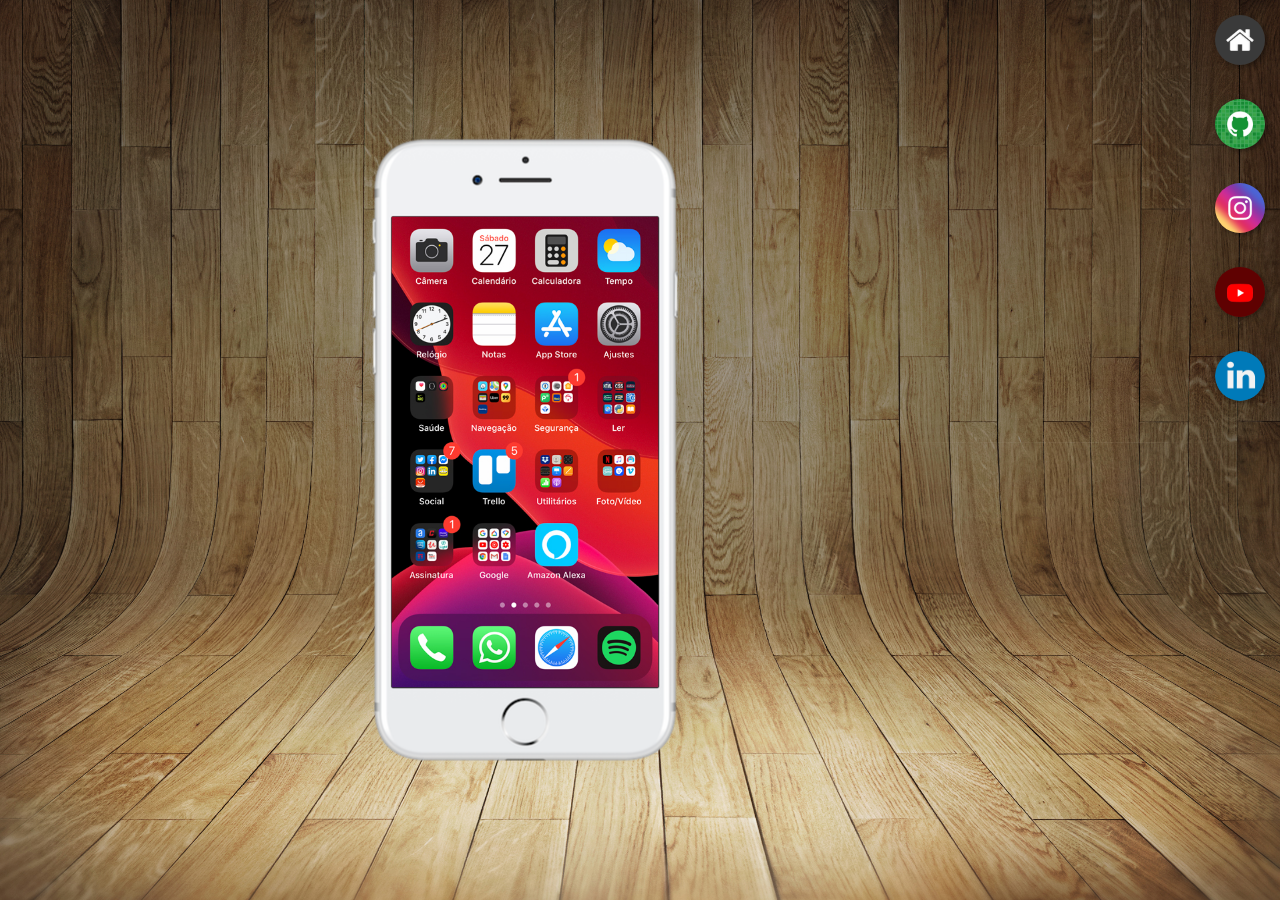
<file: index.html>
<!DOCTYPE html>
<html lang="pt-br">
<head>
    <meta charset="UTF-8">
    <meta name="viewport" content="width=device-width, initial-scale=1.0">
    <title>Projeto Redes Socias</title>
    <link rel="shortcut icon" href="favicon/L.ico.ico" type="image/x-icon">
    <link rel="stylesheet" href="estilo/stlye.css">
</head>
<body>
    <main>
        <section id="telefone">
            <iframe src="home.html" name="tela" id="tela" frameborder="0">

            </iframe>
        </section>
        <section id="redes-socias">
            <a href="home.html" target="tela"><img src="imagens/logo-home.jpg" alt=""></a><br>
            <a href="github.html" target="tela"><img src="imagens/logo-github.jpg" alt="github"></a><br>
            <a href="instagram.html" target="tela"><img src="imagens/logo-instagram.jpg" alt="instagram"></a><br>
            <a href="youtube.html" target="tela"><img src="imagens/logo-youtube.jpg" alt="youtube"></a><br>
            <a href="linkedin.html" target="tela"><img src="imagens/linkedin.png" alt="linkedin"></a>
        </section>
    </main>
</body>
</html>
</file>
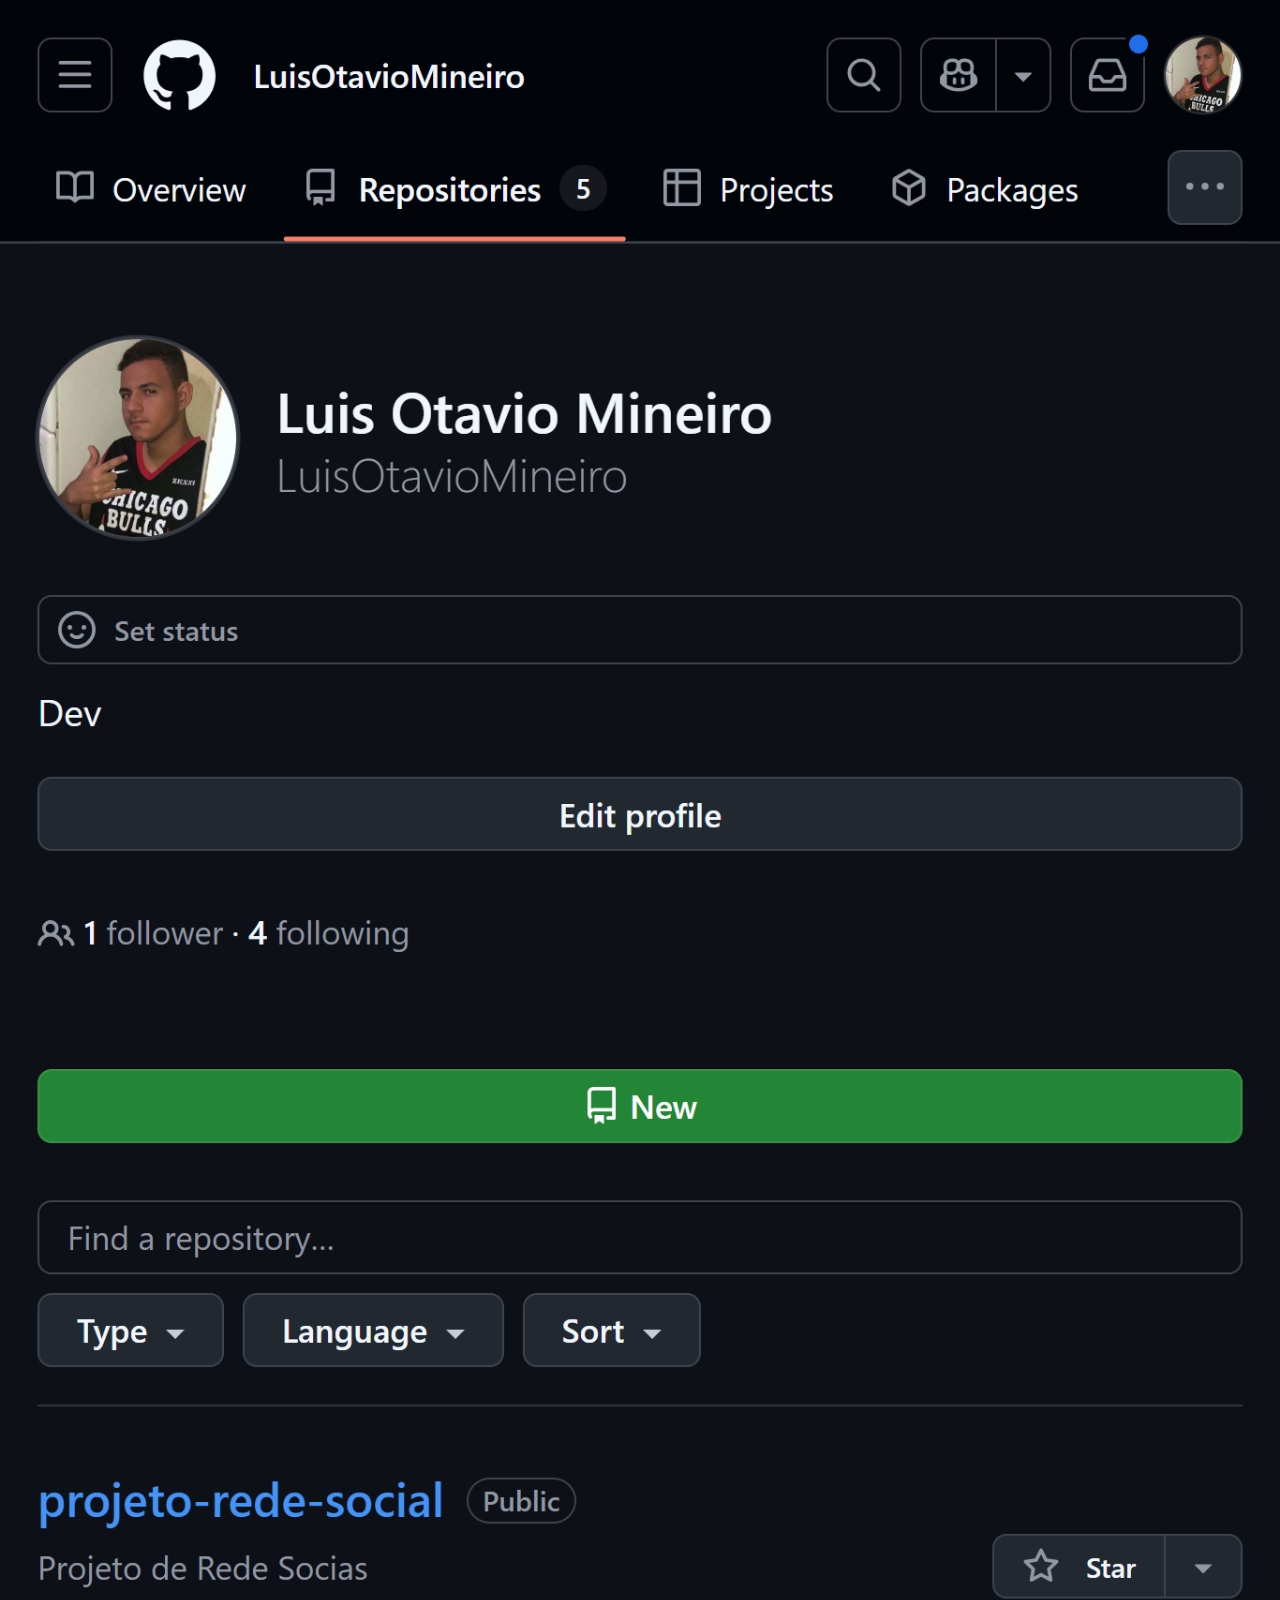
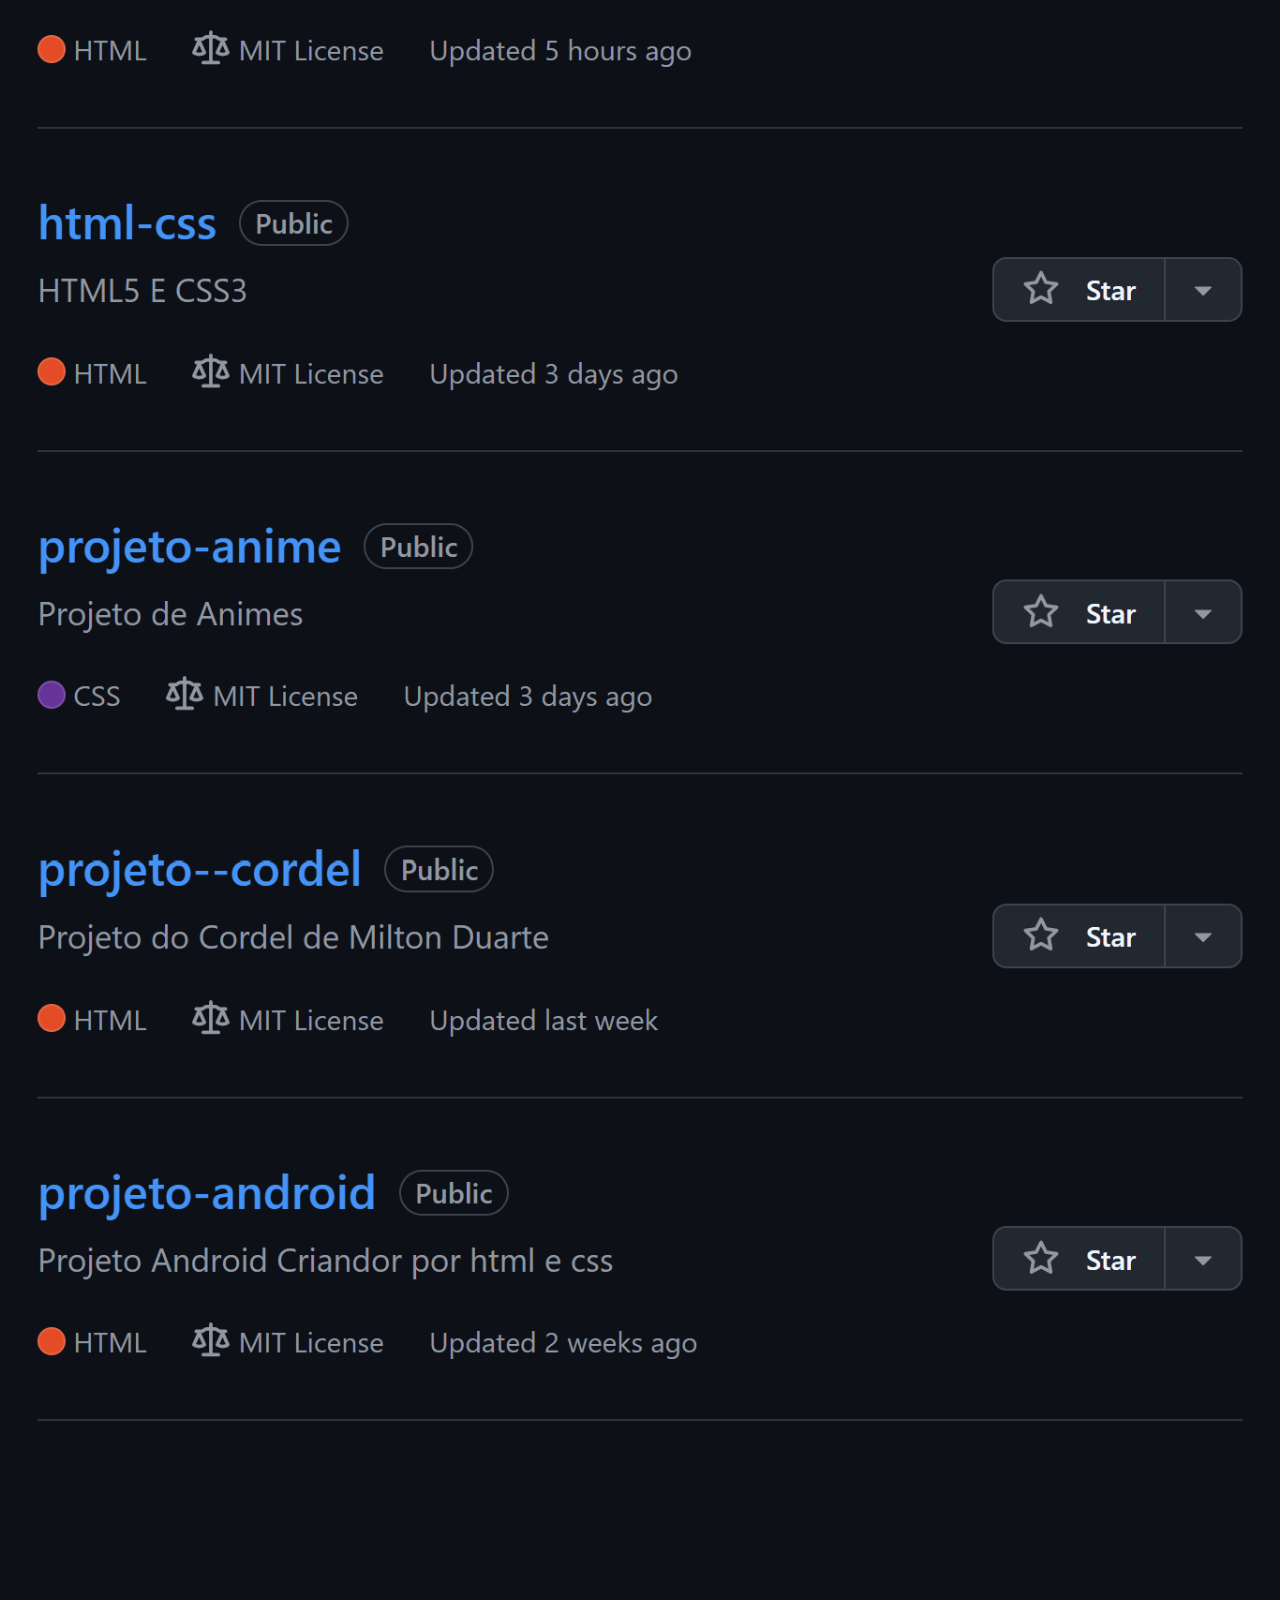
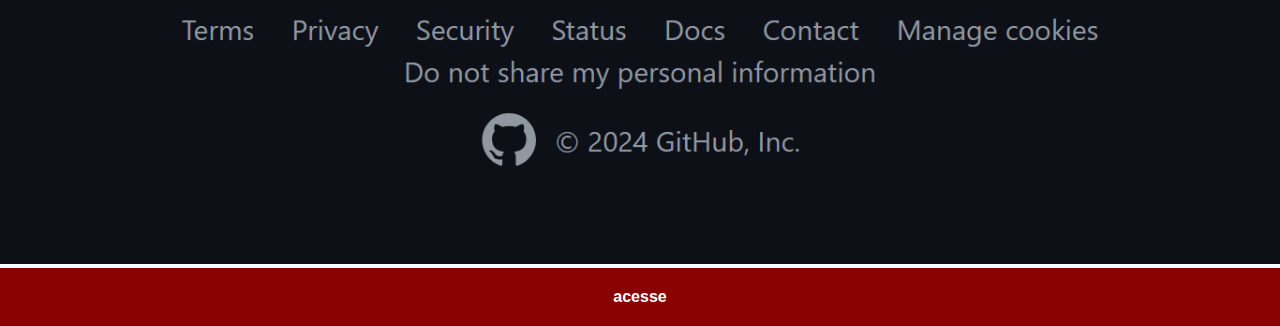
<file: github.html>
<!DOCTYPE html>
<html lang="pt-br">
<head>
    <meta charset="UTF-8">
    <meta name="viewport" content="width=device-width, initial-scale=1.0">
    <title>Github</title>
    <link rel="stylesheet" href="estilo/social.css">
</head>
<body>
    <img src="imagens/tela-github.png" alt="">
    <a href="https://github.com/LuisOtavioMineiro?tab=repositoriess" target="_blank">acesse</a>
</body>
</html>
</file>
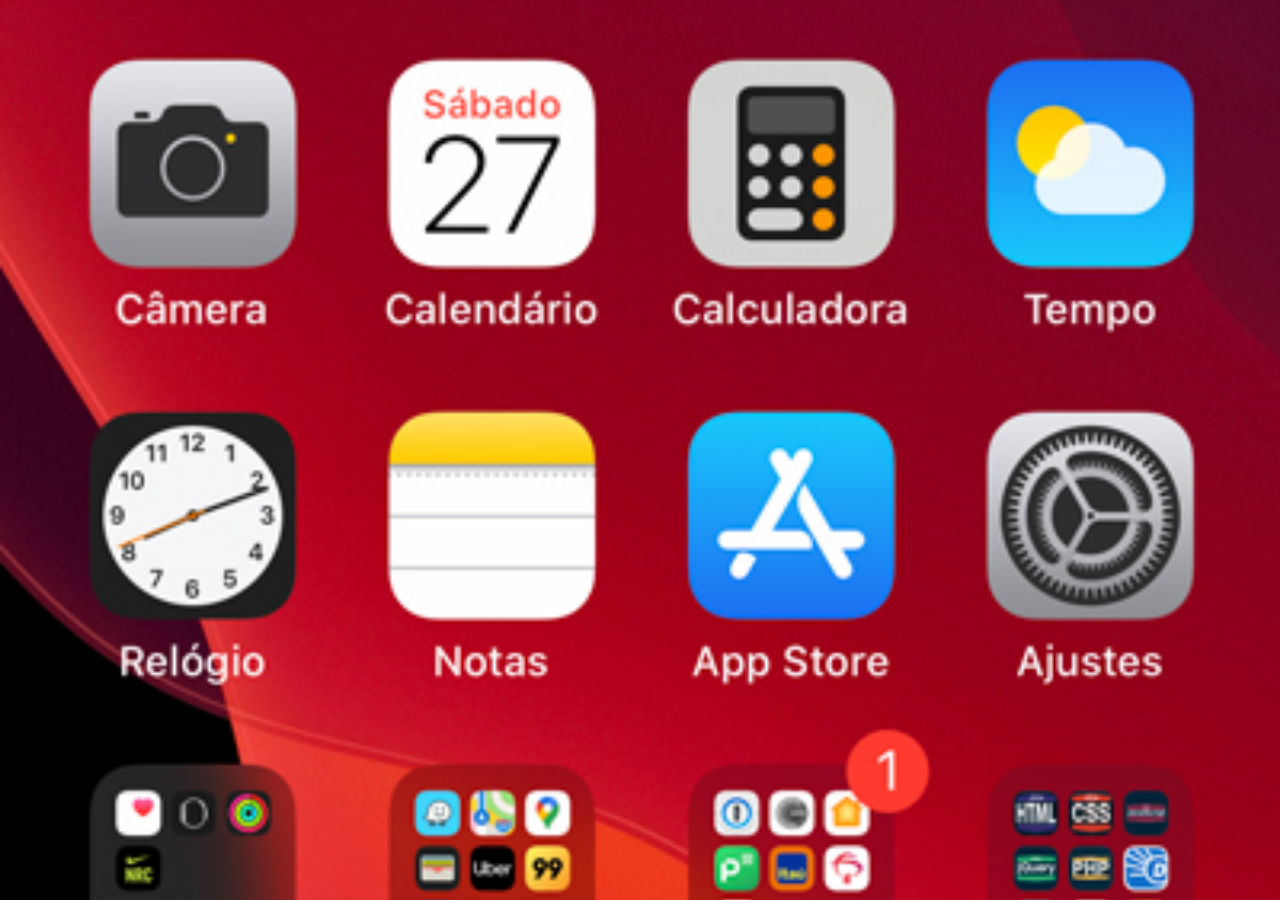
<file: home.html>
<!DOCTYPE html>
<html lang="pt-br">
<head>
    <meta charset="UTF-8">
    <meta name="viewport" content="width=device-width, initial-scale=1.0">
    <title>Home</title>
</head>
<style>
    * {
        margin: 0px;
        padding: 0px;
    }
    body {
        background: black url('./imagens/tela-home.jpg') no-repeat top center;
        background-size: cover;
    }
</style>
<body>
    
</body>
</html>
</file>
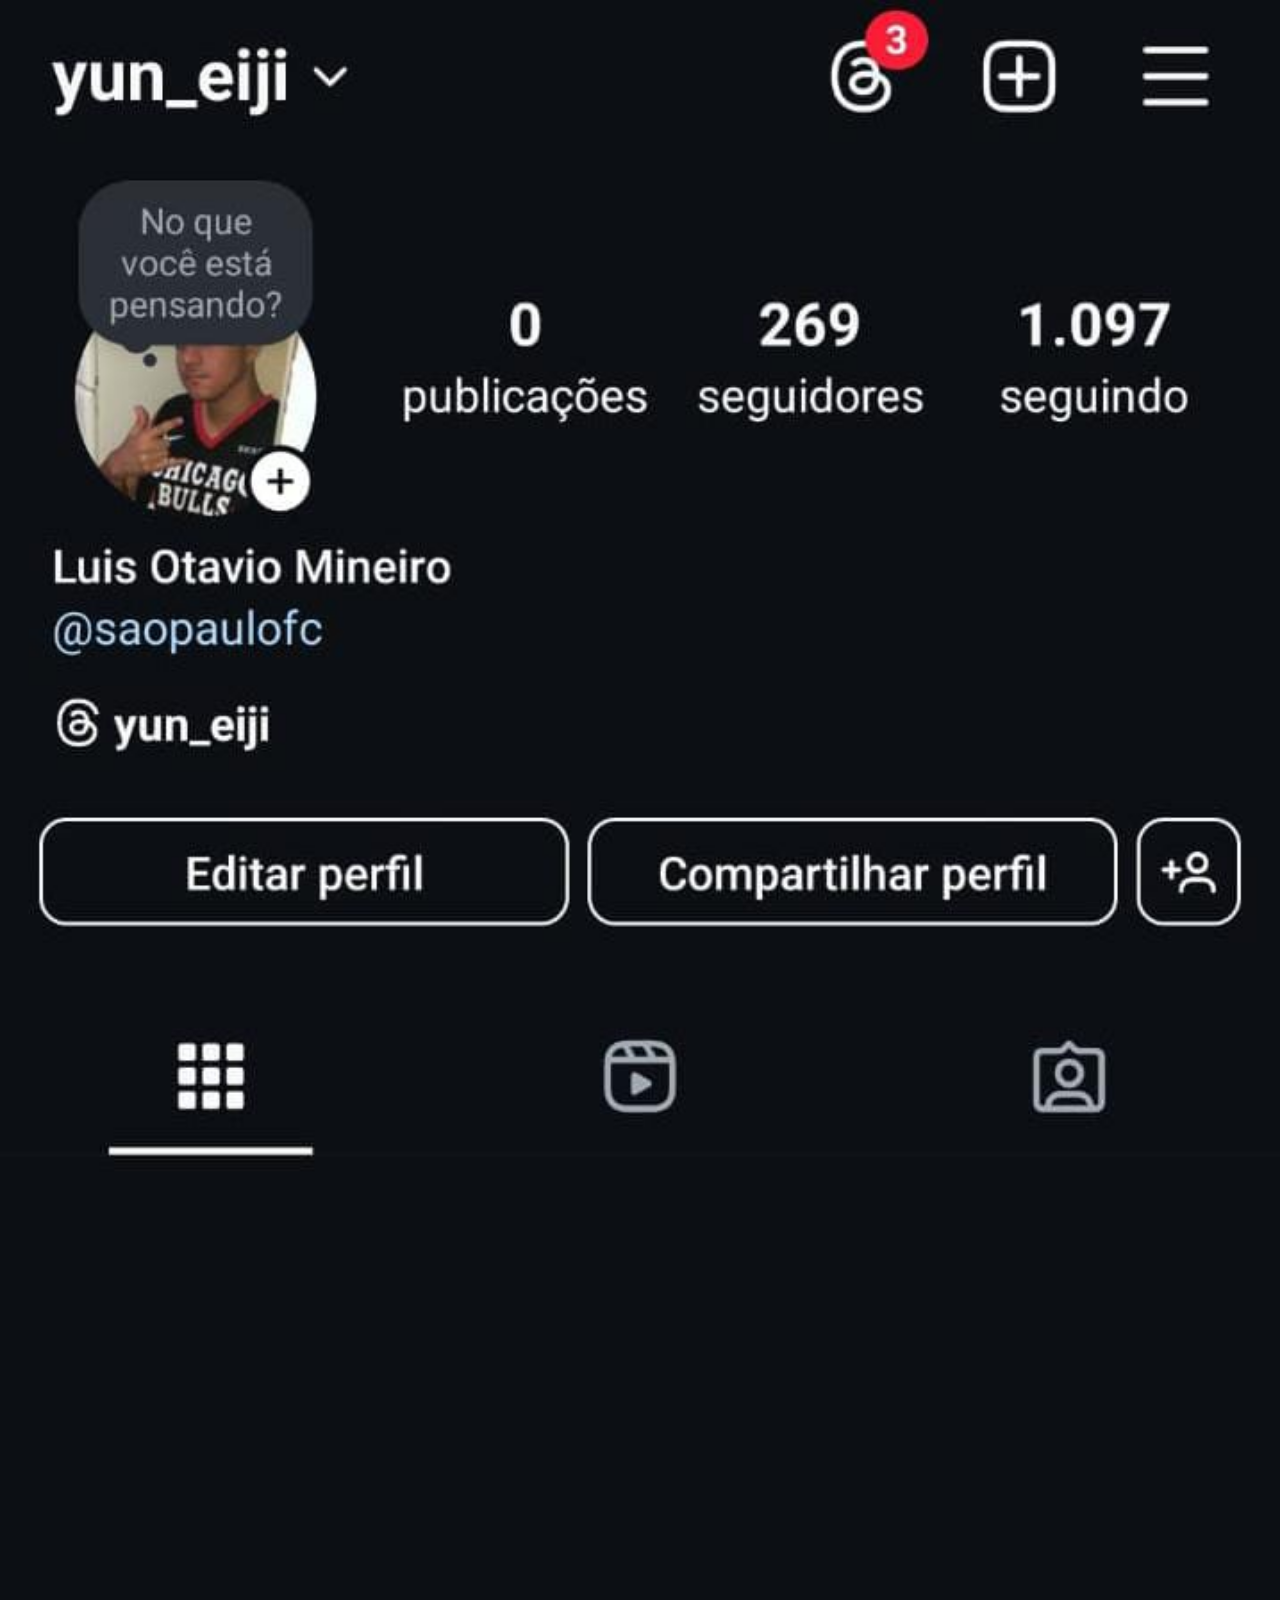
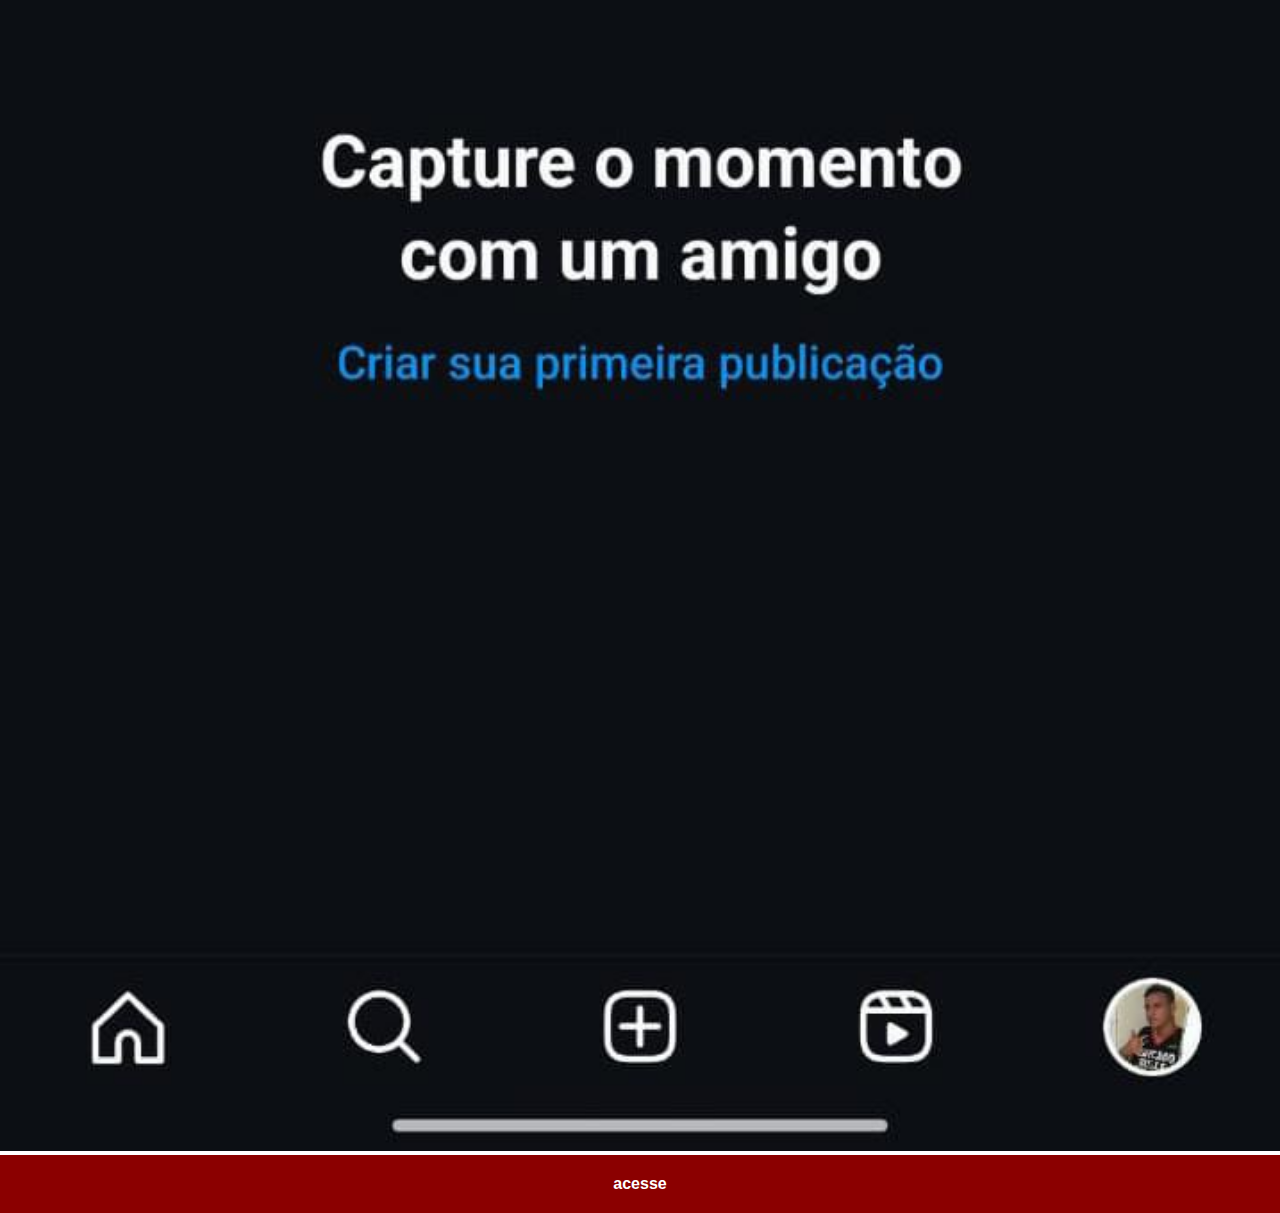
<file: instagram.html>
<!DOCTYPE html>
<html lang="pt-br">
<head>
    <meta charset="UTF-8">
    <meta name="viewport" content="width=device-width, initial-scale=1.0">
    <title>instagram</title>
    <link rel="stylesheet" href="estilo/social.css">
</head>
<body>
    <img src="imagens/tela-instagram.jpg" alt="instagram">
    <a href="https://www.instagram.com/yun_eiji/" target="_blank">acesse</a>
</body>
</html>
</file>
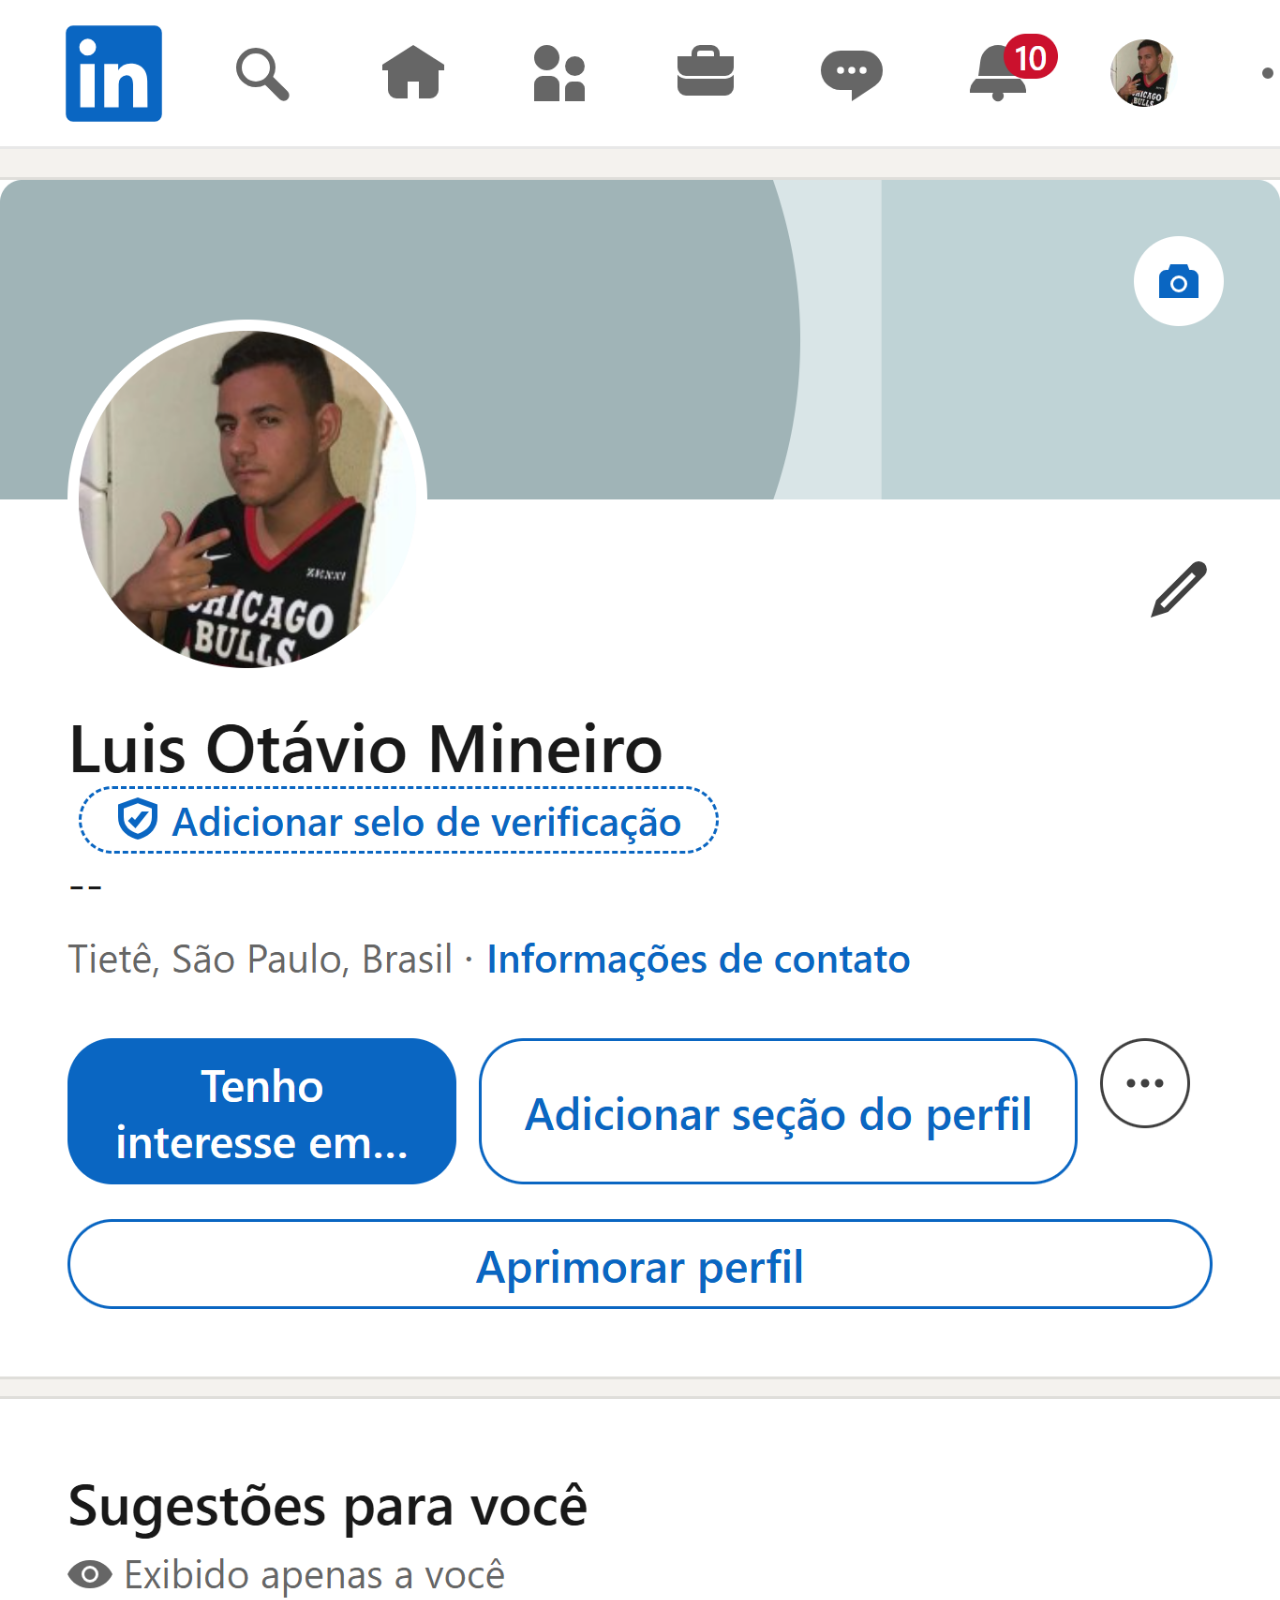
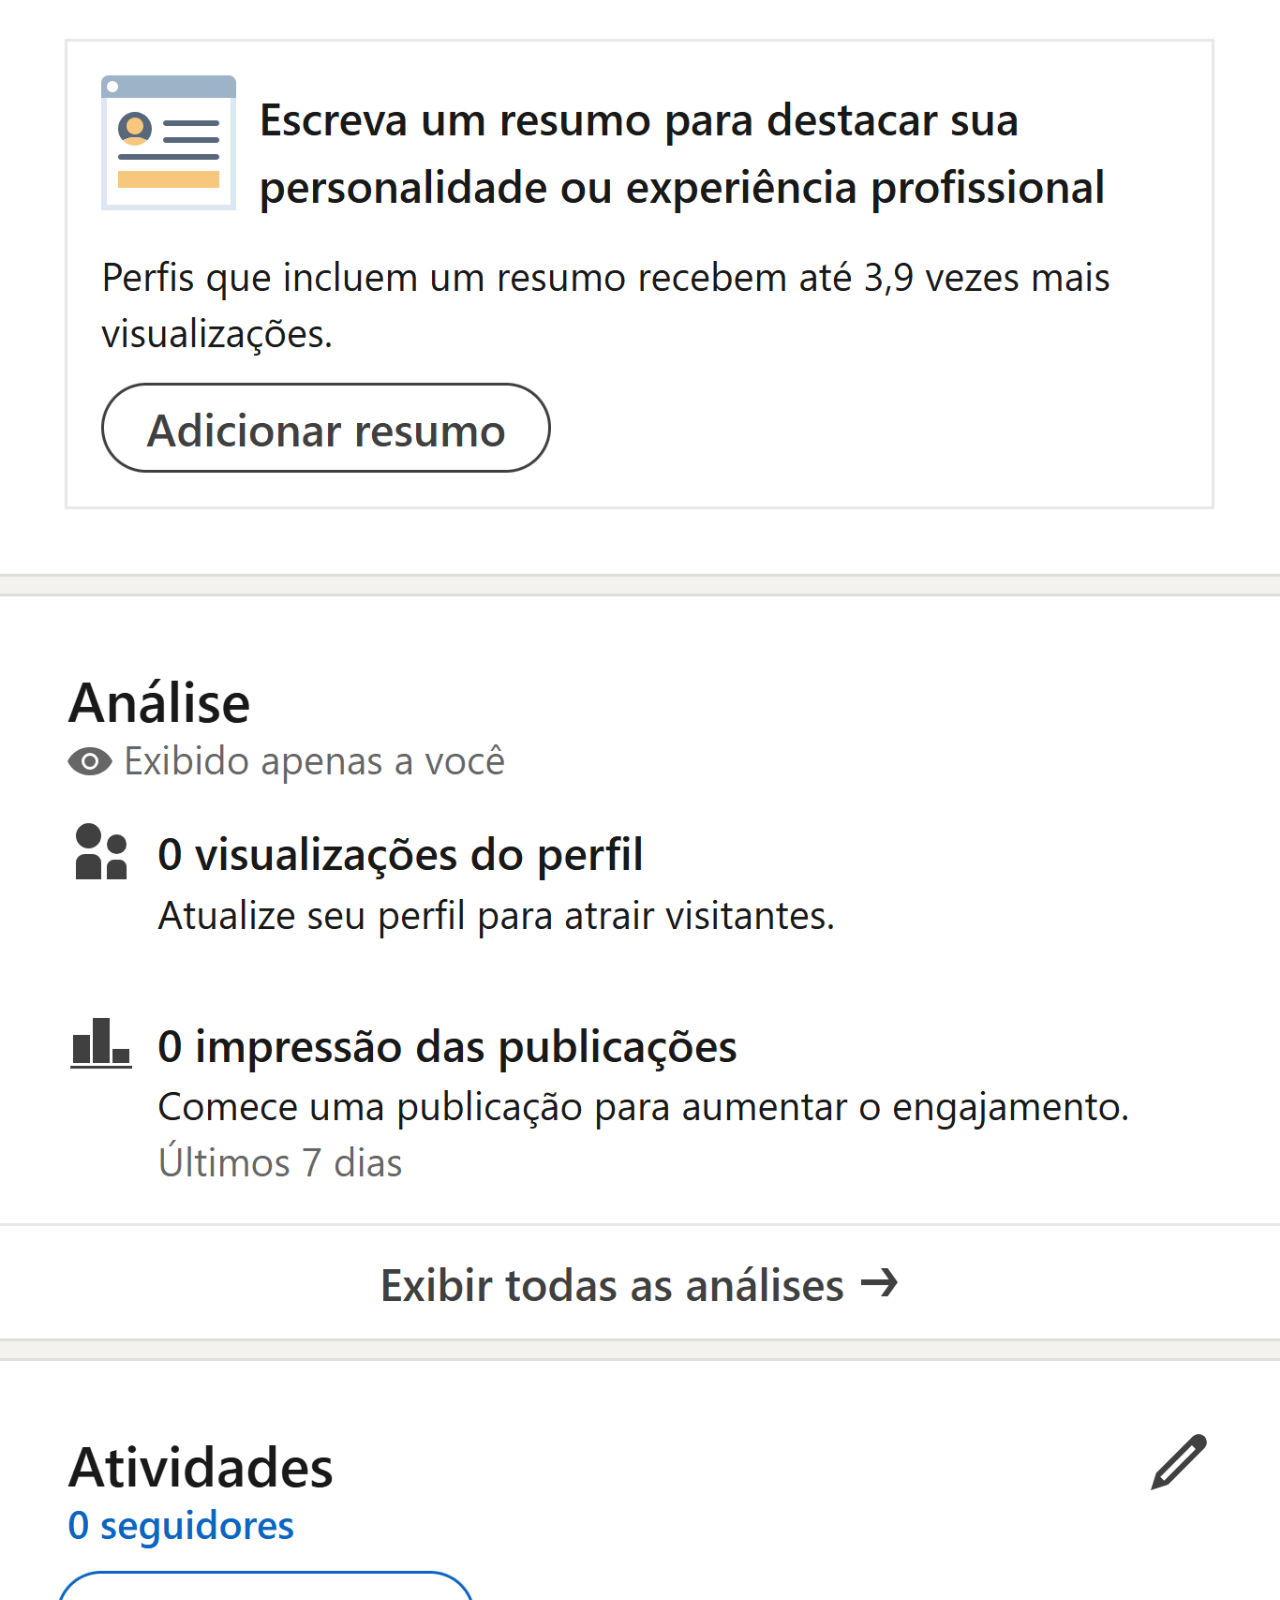
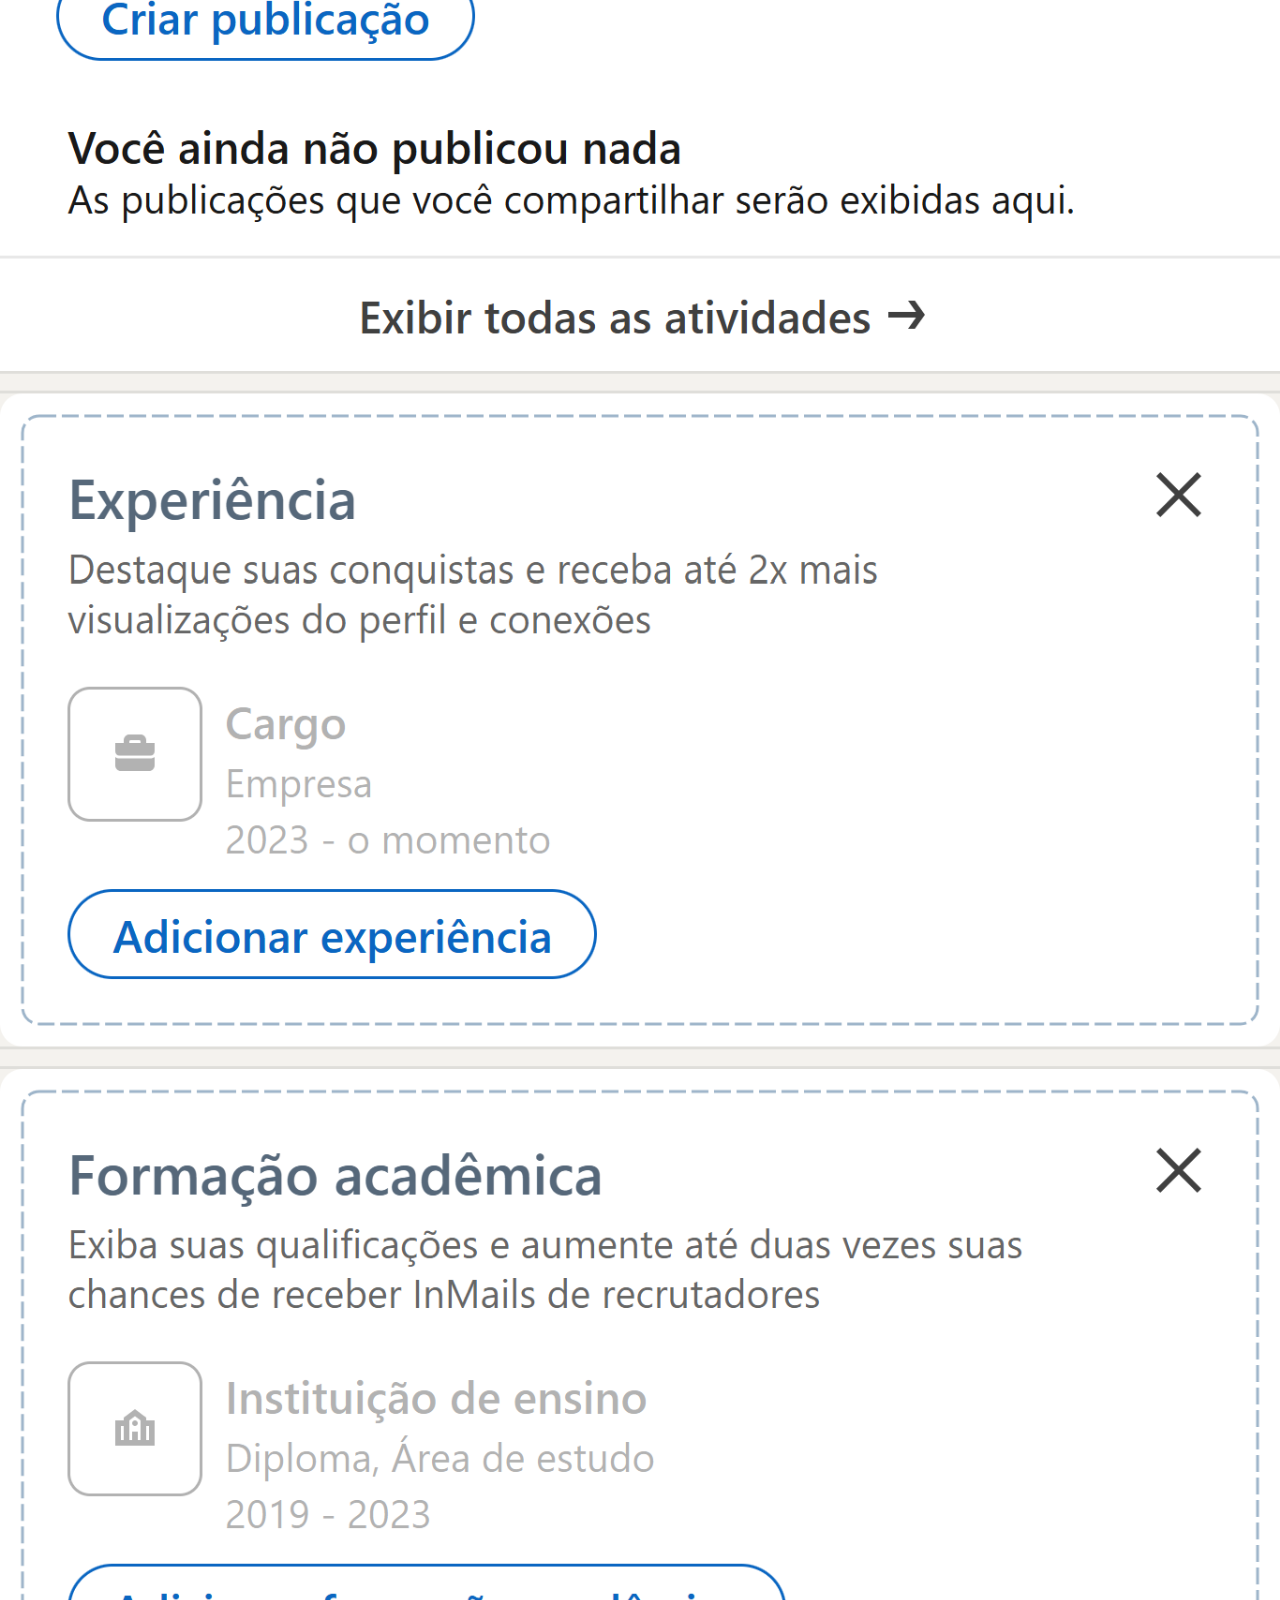
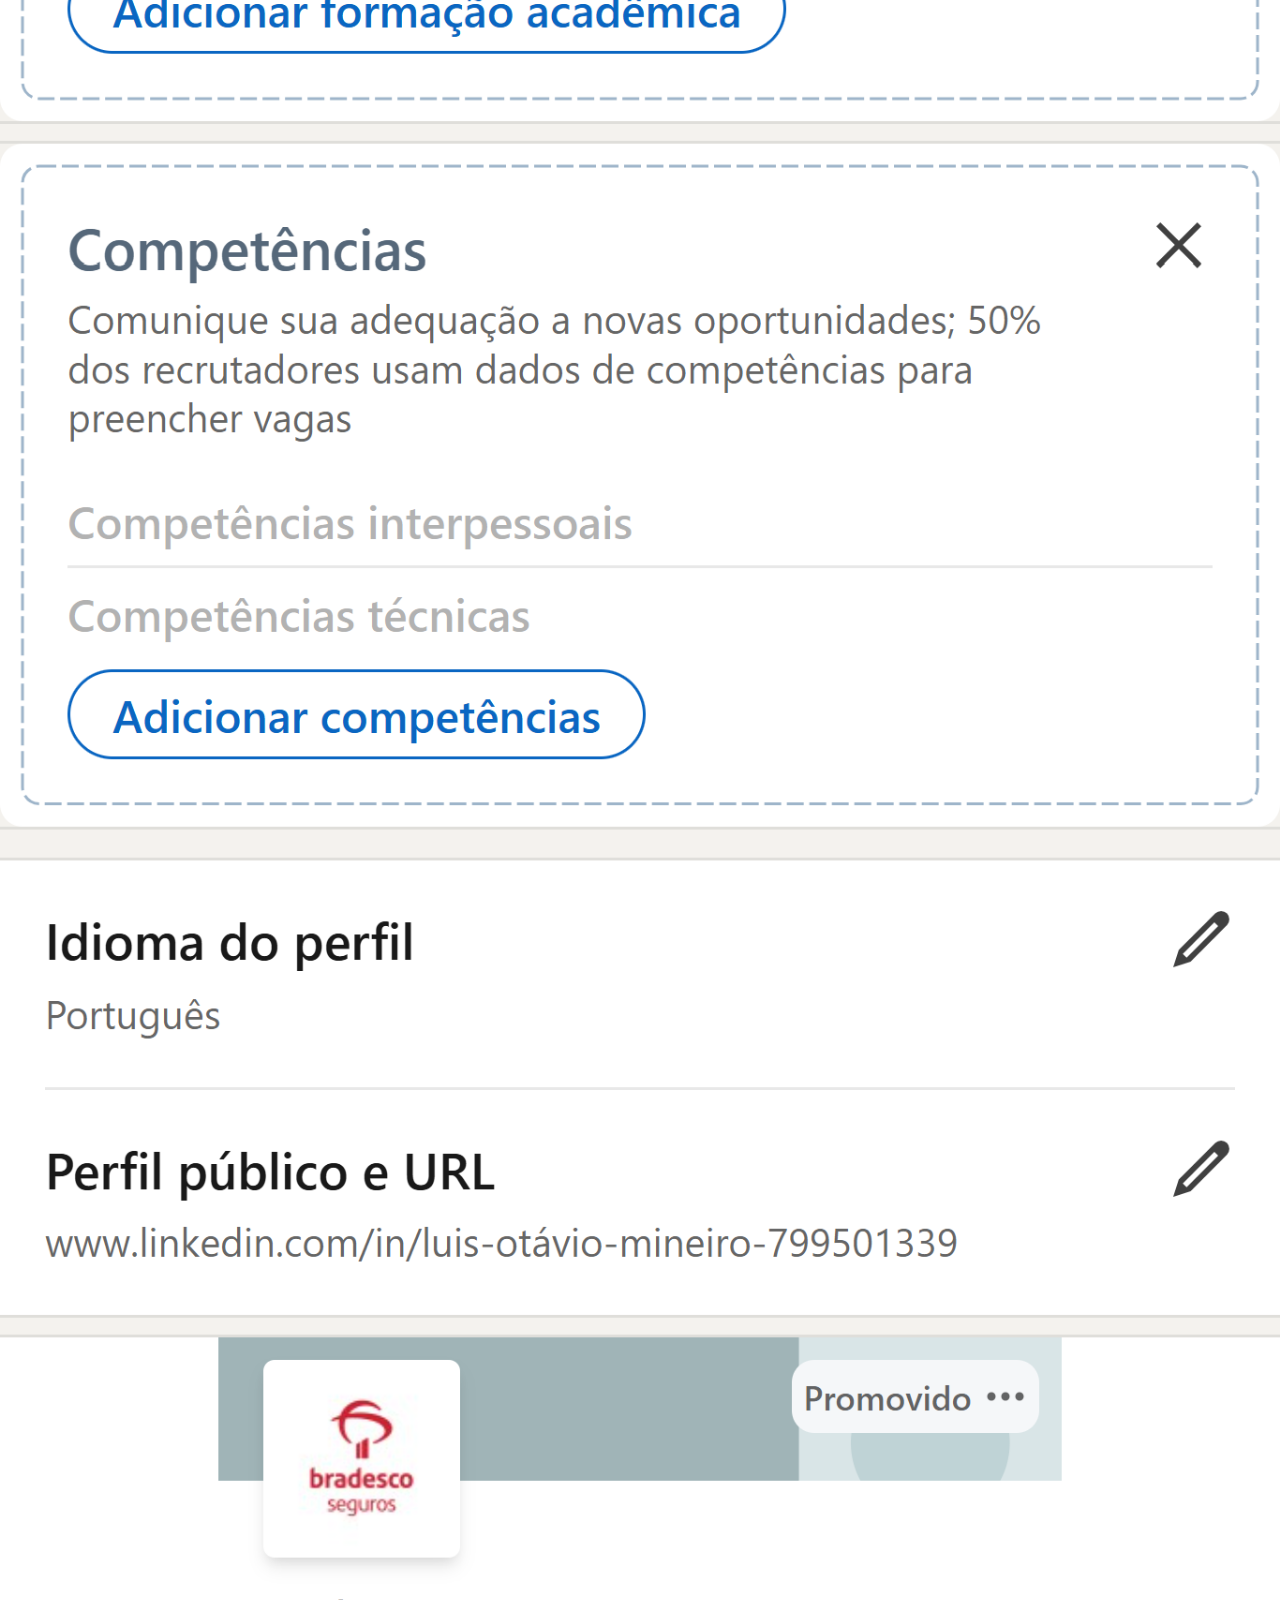
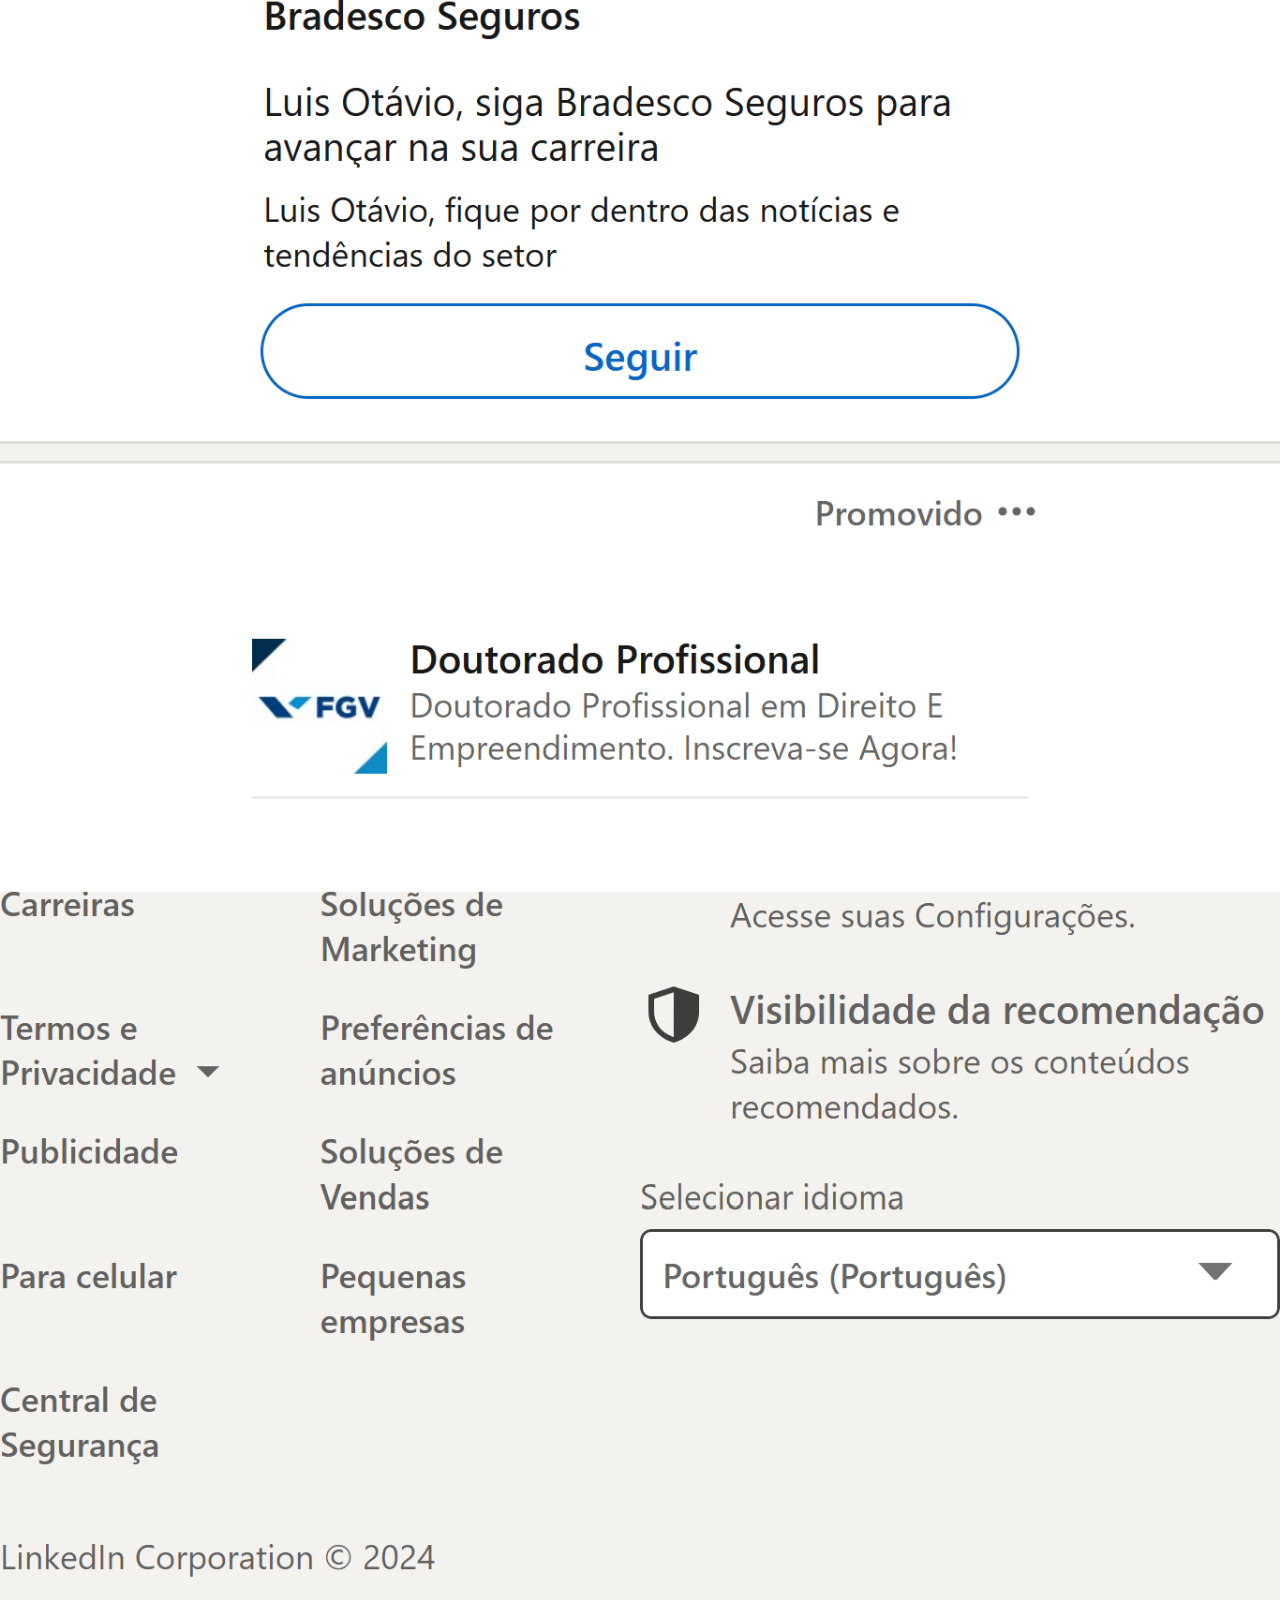
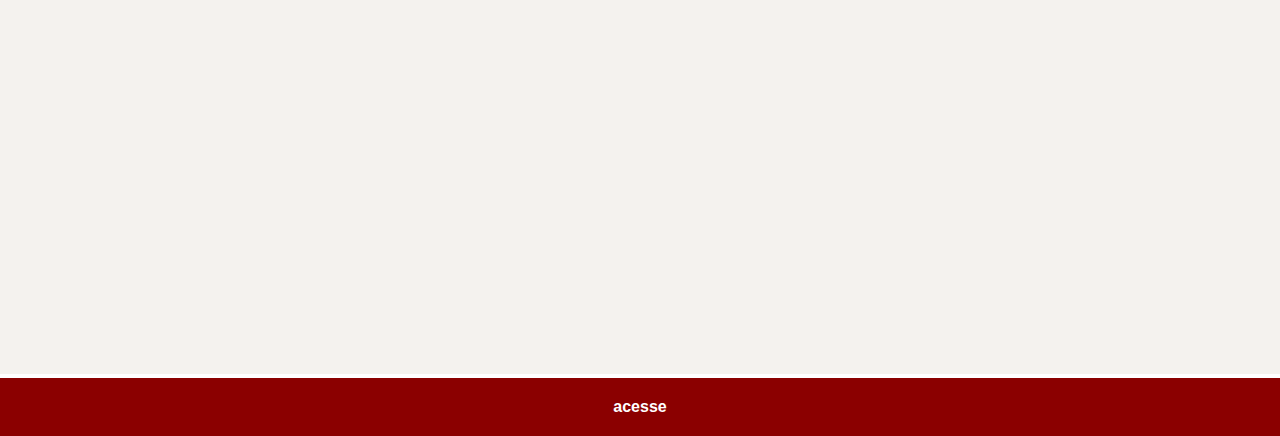
<file: linkedin.html>
<!DOCTYPE html>
<html lang="pt-br">
<head>
    <meta charset="UTF-8">
    <meta name="viewport" content="width=device-width, initial-scale=1.0">
    <title>facebook</title>
    <link rel="stylesheet" href="estilo/social.css">
</head>
<body>
    <img src="imagens/tela-linkedin.png" alt="linkedin">
    <a href="https://www.linkedin.com/in/luis-ot%C3%A1vio-mineiro-799501339/" target="_blank">acesse</a>
</body>
</html>
</file>
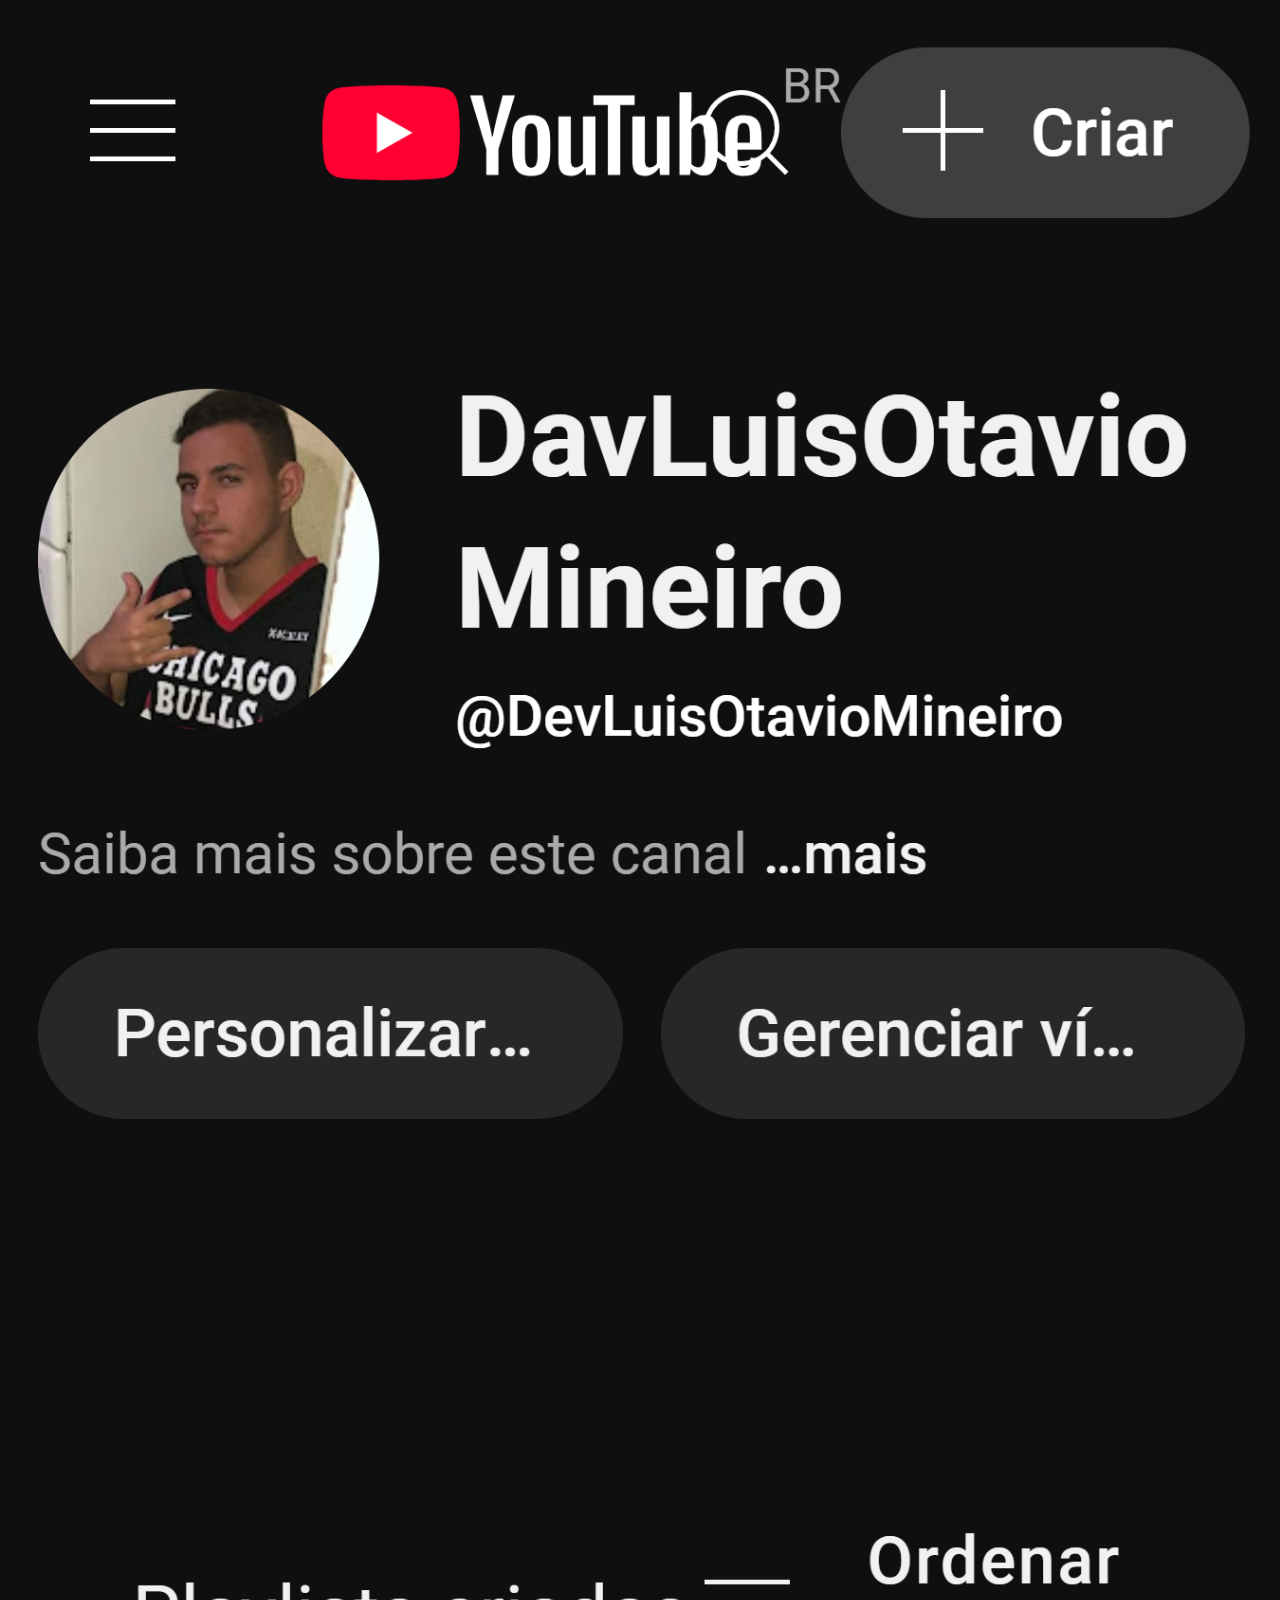
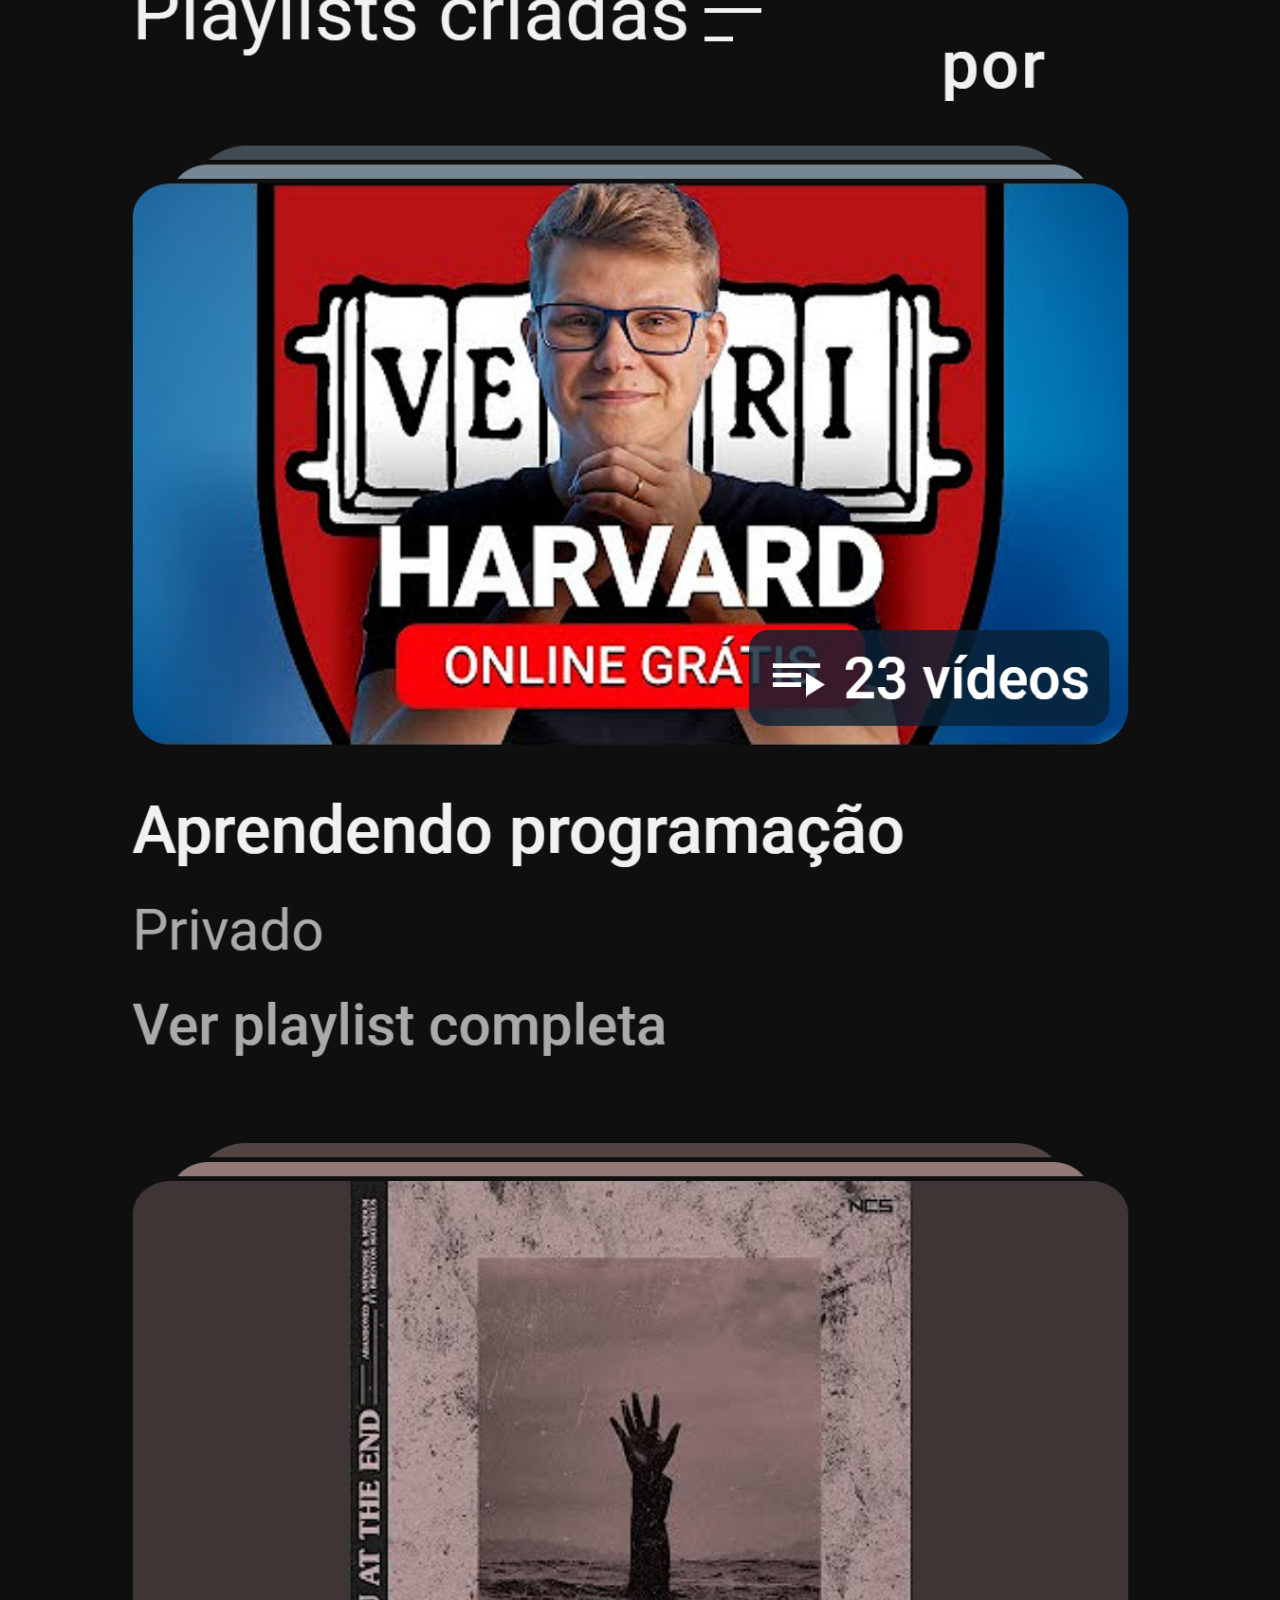
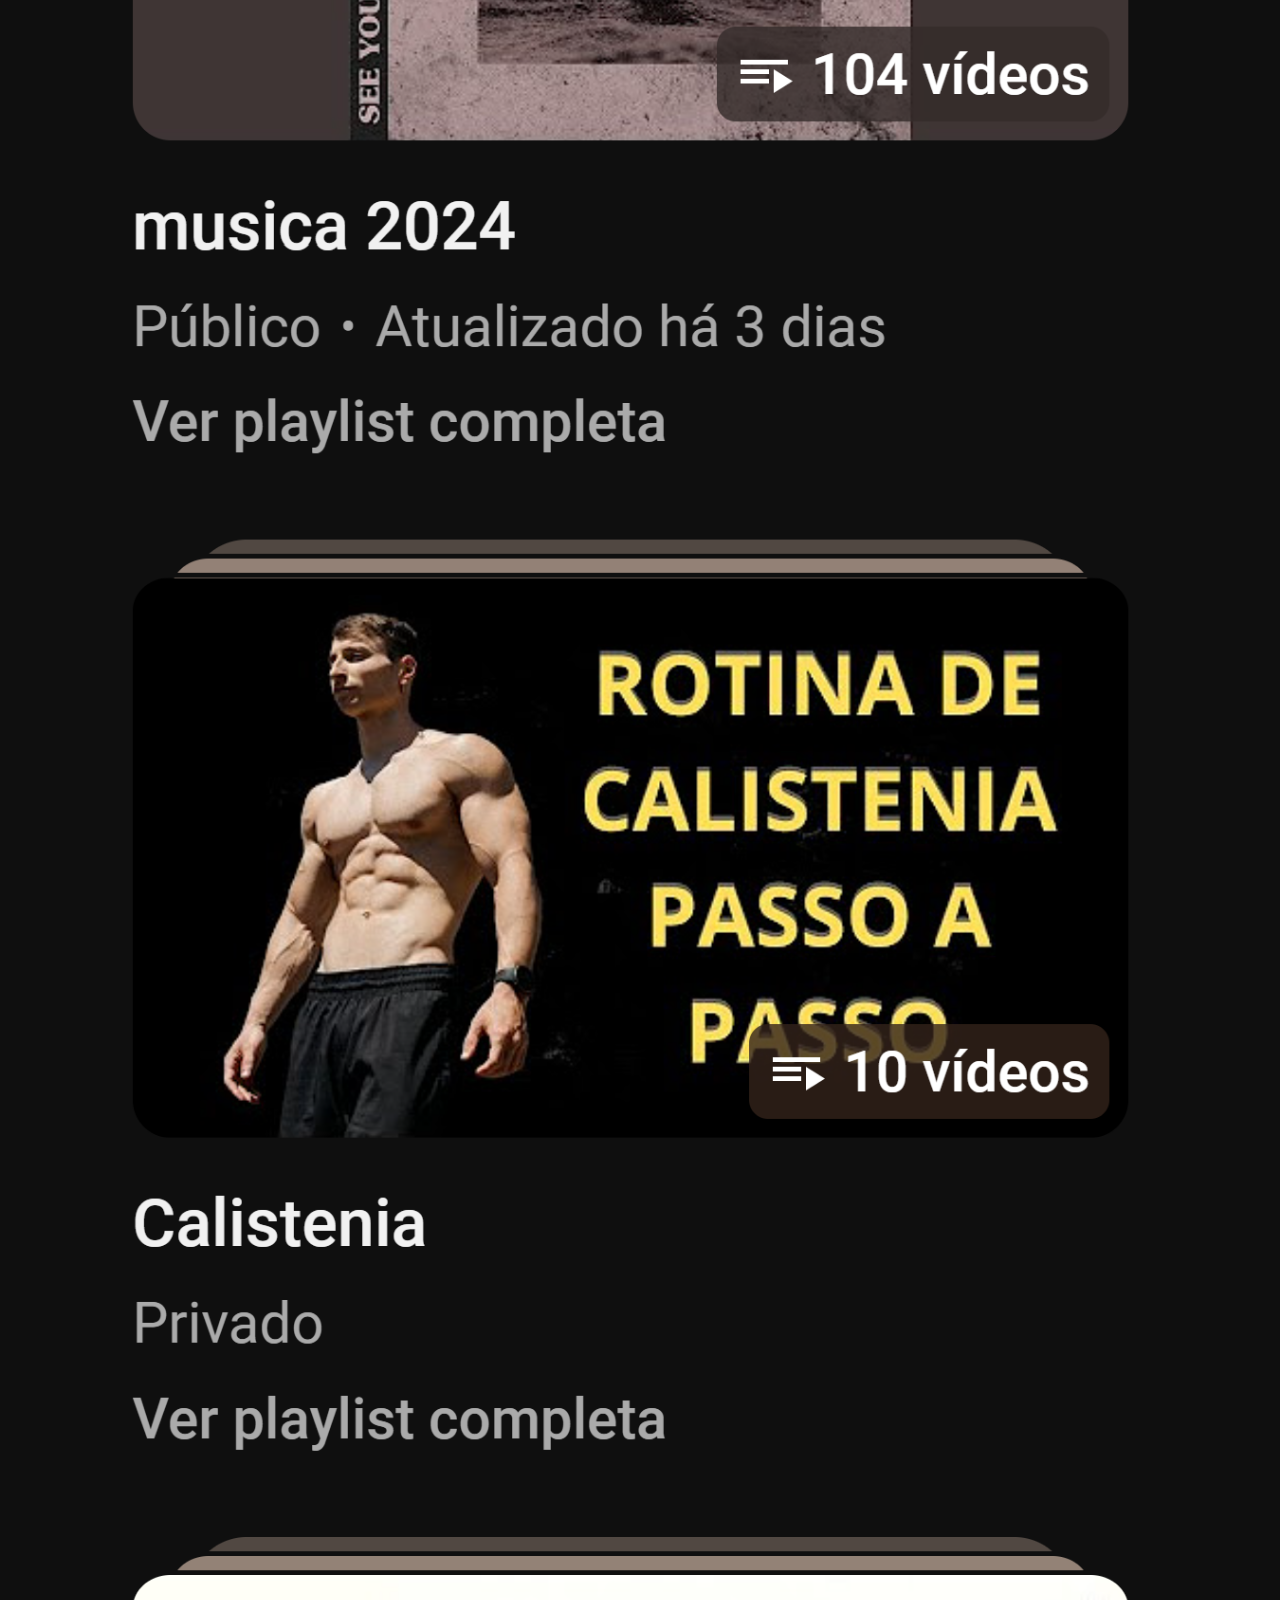
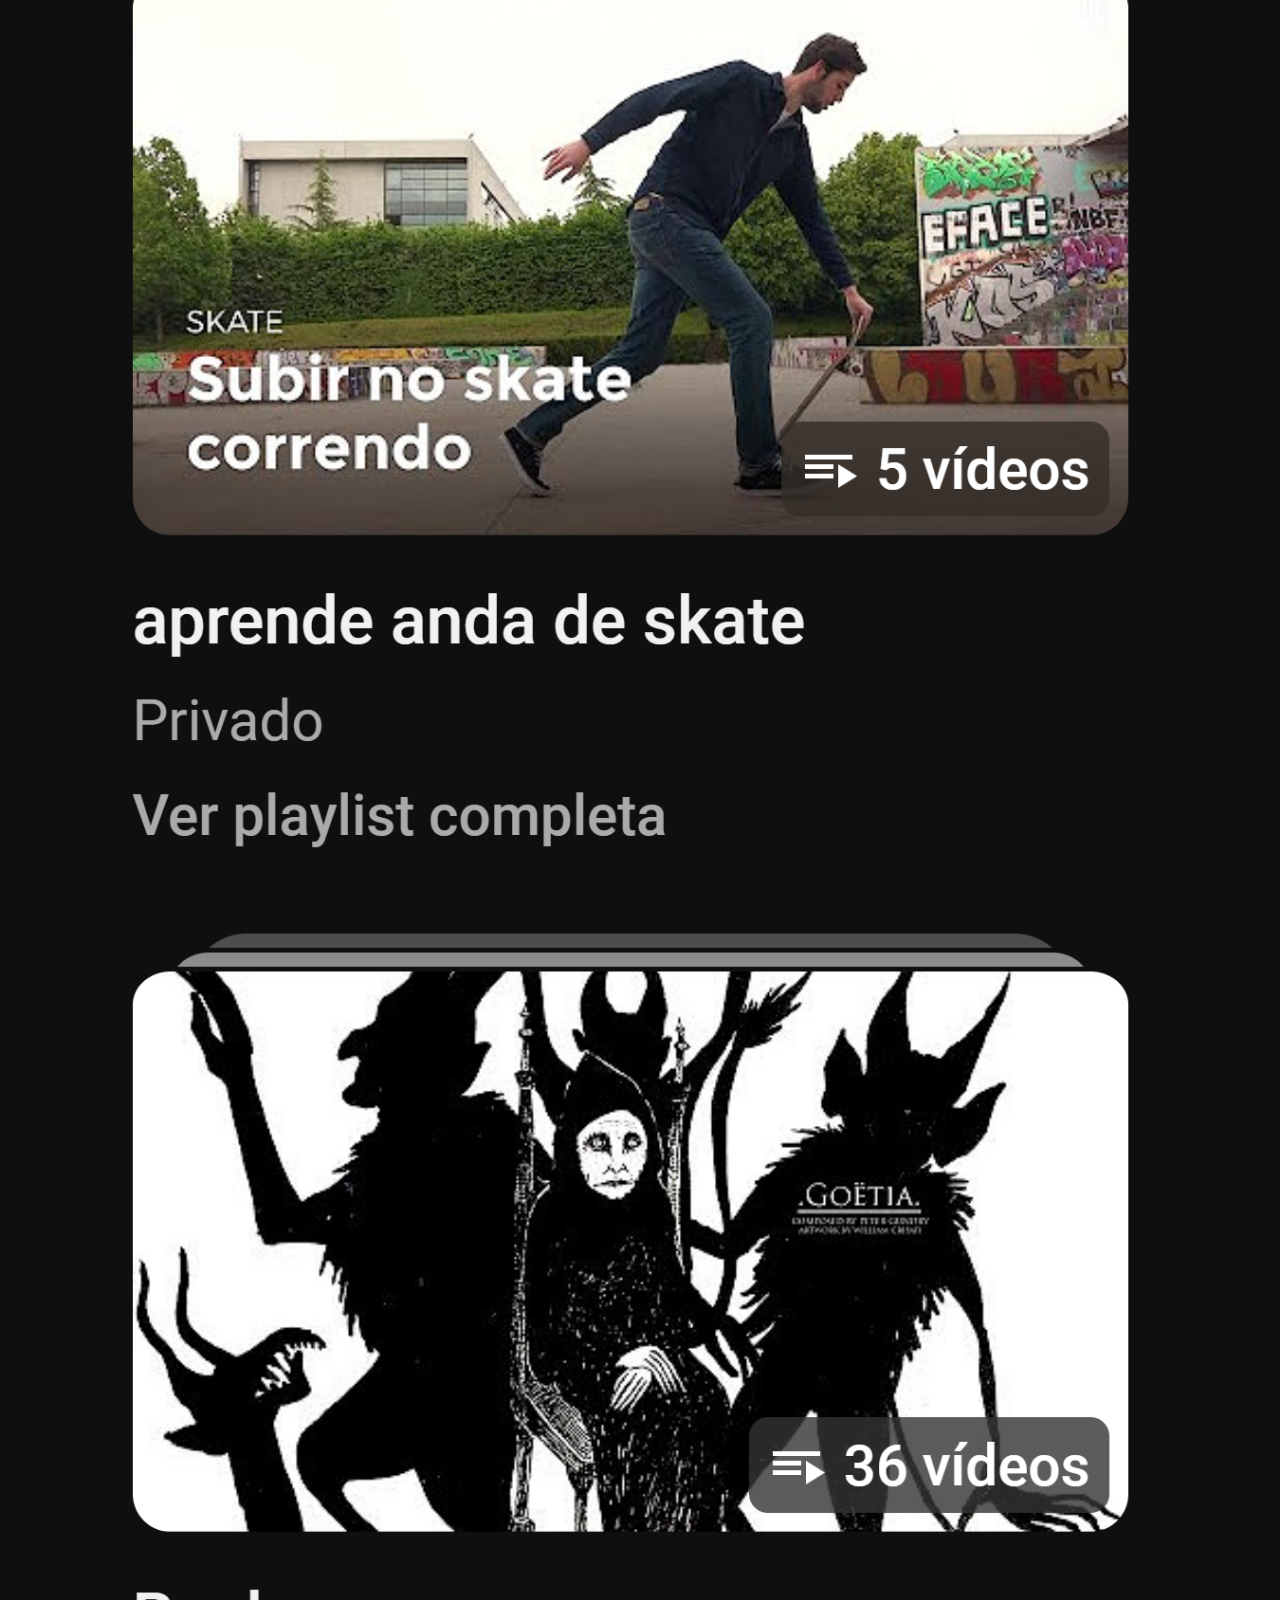
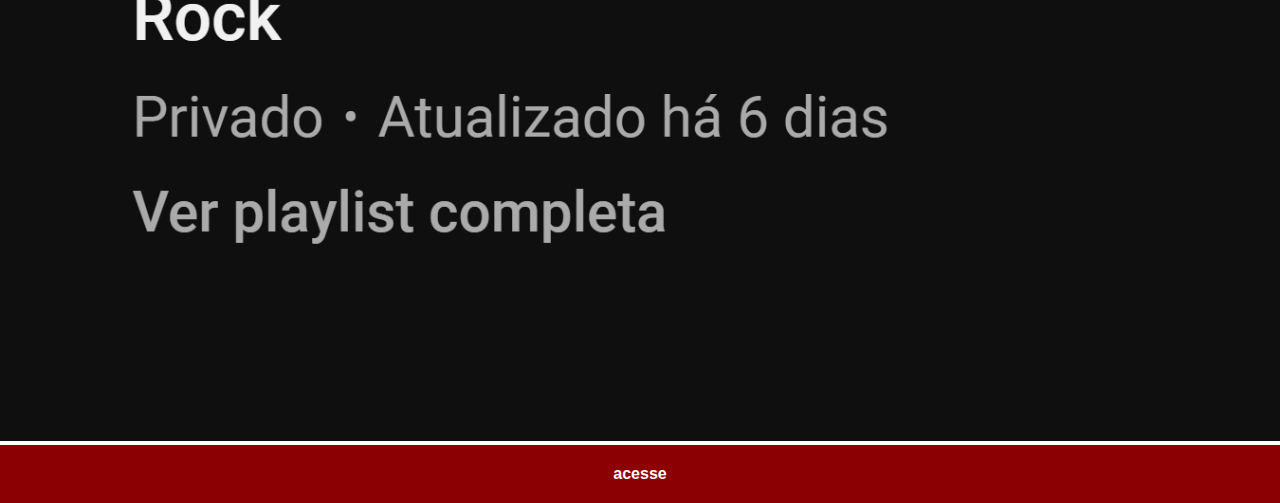
<file: youtube.html>
<!DOCTYPE html>
<html lang="pt-br">
<head>
    <meta charset="UTF-8">
    <meta name="viewport" content="width=device-width, initial-scale=1.0">
    <title>youtube</title>
    <link rel="stylesheet" href="estilo/social.css">
</head>
<body>
    <img src="imagens/tela-youtube.png" alt="youtube">
    <a href="https://www.youtube.com/@DevLuisOtavioMineiro" target="_blank">acesse</a>
</body>
</html>
</file>
<file: estilo/stlye.css>
* {
    margin: 0px;
    padding: 0px;
    font-family: Arial, Helvetica, sans-serif;
}
html, body {
    height: 100vh;
    width: 100vw;
    background-color: black;
}

body {
    background: url('../imagens/fundo-madeira.jpg') no-repeat top center;
    background-size: cover;
    background-attachment: fixed;
}

main {
    position: relative;
    height: 100vh;
}
#telefone {
    position: absolute;
    top: 50%;
    left: 41%;
    transform: translate(-50%, -50%);
    height: 627px;
    width: 311px;
    background: url('../imagens/frame-iphone.png') no-repeat;
}
#tela {
    position: relative;
    top: 80px;
    left: 22px;
    width: 267px;
    height: 471px;
}
#redes-socias {
    text-align: right;
}
#redes-socias img {
    width: 50px;
    margin: 15px;
    border-radius: 50%;
    box-shadow: 2px 2px 5px rgba(0, 0, 0, 0.384);
    box-sizing: border-box;
}
#redes-socias img:hover {
    border: 2px solid rgba(255, 255, 255, 0.333);
    transform: translate(-6px, -6px);
    box-shadow: 3px 3px 11px rgba(0, 0, 0, 0.527);
    transition: transform 5s, border 5s;

}
</file>
<file: estilo/social.css>
* {
    margin: 0;
    padding: 0;
    font-family: Arial, Helvetica, sans-serif;
}
::-webkit-scrollbar {
    width: 0;
    height: 0;
}
img {
    width: 100vw;
}
a {
    display: block;
    background-color: darkred;
    color: white;
    padding: 20px;
    text-align: center;
    font-weight: bolder;
    text-decoration: none;
}
a:hover {
    background-color: red;
}
</file>
